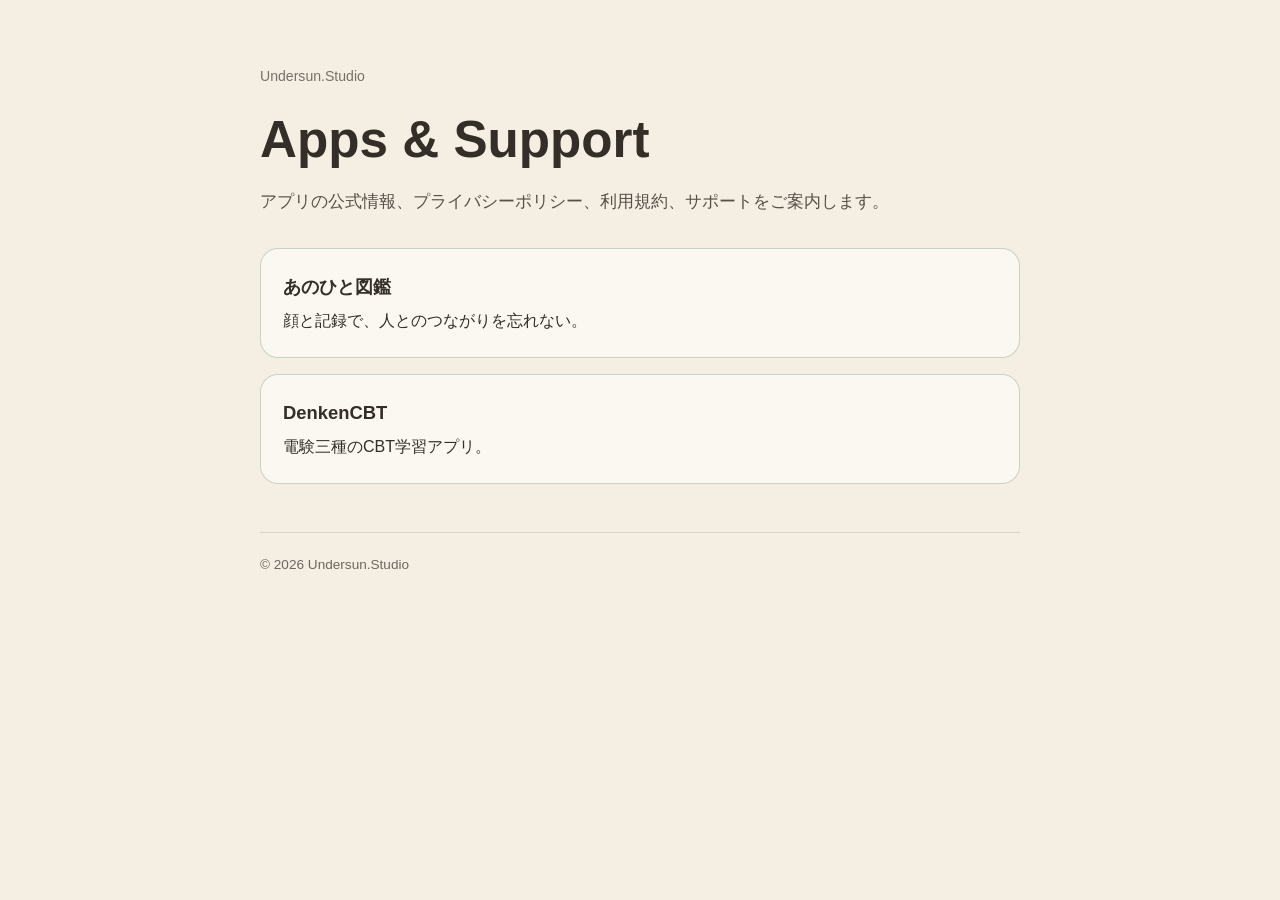
<file: index.html>
<!doctype html>
<html lang="ja">
<head>
  <meta charset="utf-8">
  <meta name="viewport" content="width=device-width, initial-scale=1">
  <title>Undersun.Studio</title>
  <meta name="description" content="Undersun.Studioが提供するアプリの公式情報とサポートページです。">
  <link rel="stylesheet" href="/styles.css">
</head>
<body><main>
  <p class="meta">Undersun.Studio</p>
  <h1>Apps & Support</h1>
  <p class="lead">アプリの公式情報、プライバシーポリシー、利用規約、サポートをご案内します。</p>
  <div class="card-grid">
    <a class="card" href="/anohitozukan/"><strong>あのひと図鑑</strong><span>顔と記録で、人とのつながりを忘れない。</span></a>
    <a class="card" href="/denkencbt/"><strong>DenkenCBT</strong><span>電験三種のCBT学習アプリ。</span></a>
  </div>
  <footer>© 2026 Undersun.Studio</footer>
</main></body>
</html>
</file>
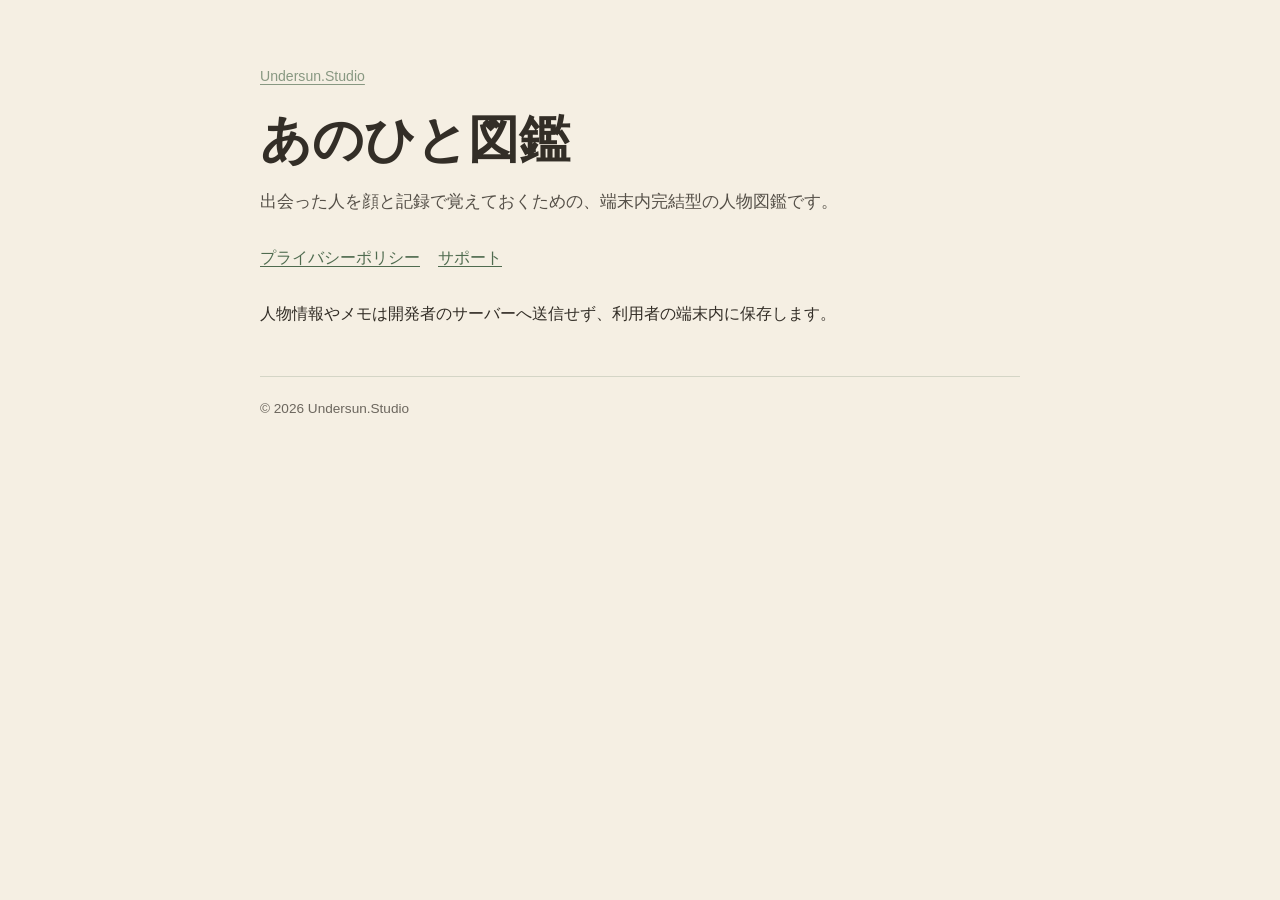
<file: anohitozukan/index.html>
<!doctype html>
<html lang="ja"><head>
  <meta charset="utf-8"><meta name="viewport" content="width=device-width, initial-scale=1">
  <title>あのひと図鑑 | Undersun.Studio</title>
  <meta name="description" content="あのひと図鑑の公式サポートページです。">
  <link rel="stylesheet" href="/styles.css">
</head><body><main>
  <p class="meta"><a href="/">Undersun.Studio</a></p>
  <h1>あのひと図鑑</h1>
  <p class="lead">出会った人を顔と記録で覚えておくための、端末内完結型の人物図鑑です。</p>
  <nav class="nav"><a href="/anohitozukan/privacy/">プライバシーポリシー</a><a href="/anohitozukan/support/">サポート</a></nav>
  <p>人物情報やメモは開発者のサーバーへ送信せず、利用者の端末内に保存します。</p>
  <footer>© 2026 Undersun.Studio</footer>
</main></body></html>
</file>
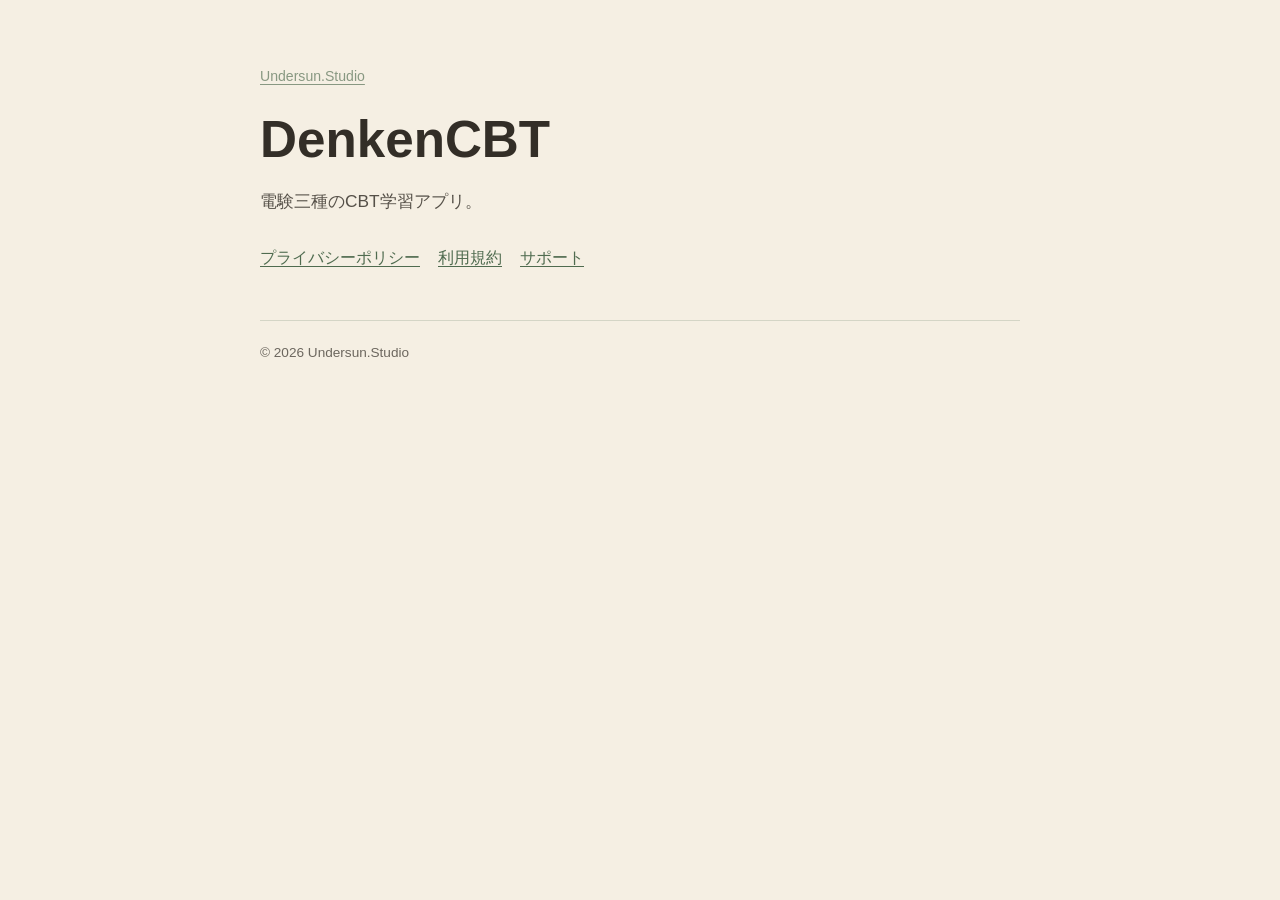
<file: denkencbt/index.html>
<!doctype html>
<html lang="ja"><head>
  <meta charset="utf-8"><meta name="viewport" content="width=device-width, initial-scale=1">
  <title>DenkenCBT | Undersun.Studio</title>
  <meta name="description" content="DenkenCBTの公式情報とサポートページです。">
  <link rel="stylesheet" href="/styles.css">
</head><body><main>
  <p class="meta"><a href="/">Undersun.Studio</a></p>
  <h1>DenkenCBT</h1>
  <p class="lead">電験三種のCBT学習アプリ。</p>
  <nav class="nav"><a href="/denkencbt/privacy/">プライバシーポリシー</a><a href="/denkencbt/terms/">利用規約</a><a href="/denkencbt/support/">サポート</a></nav>
  <footer>© 2026 Undersun.Studio</footer>
</main></body></html>
</file>
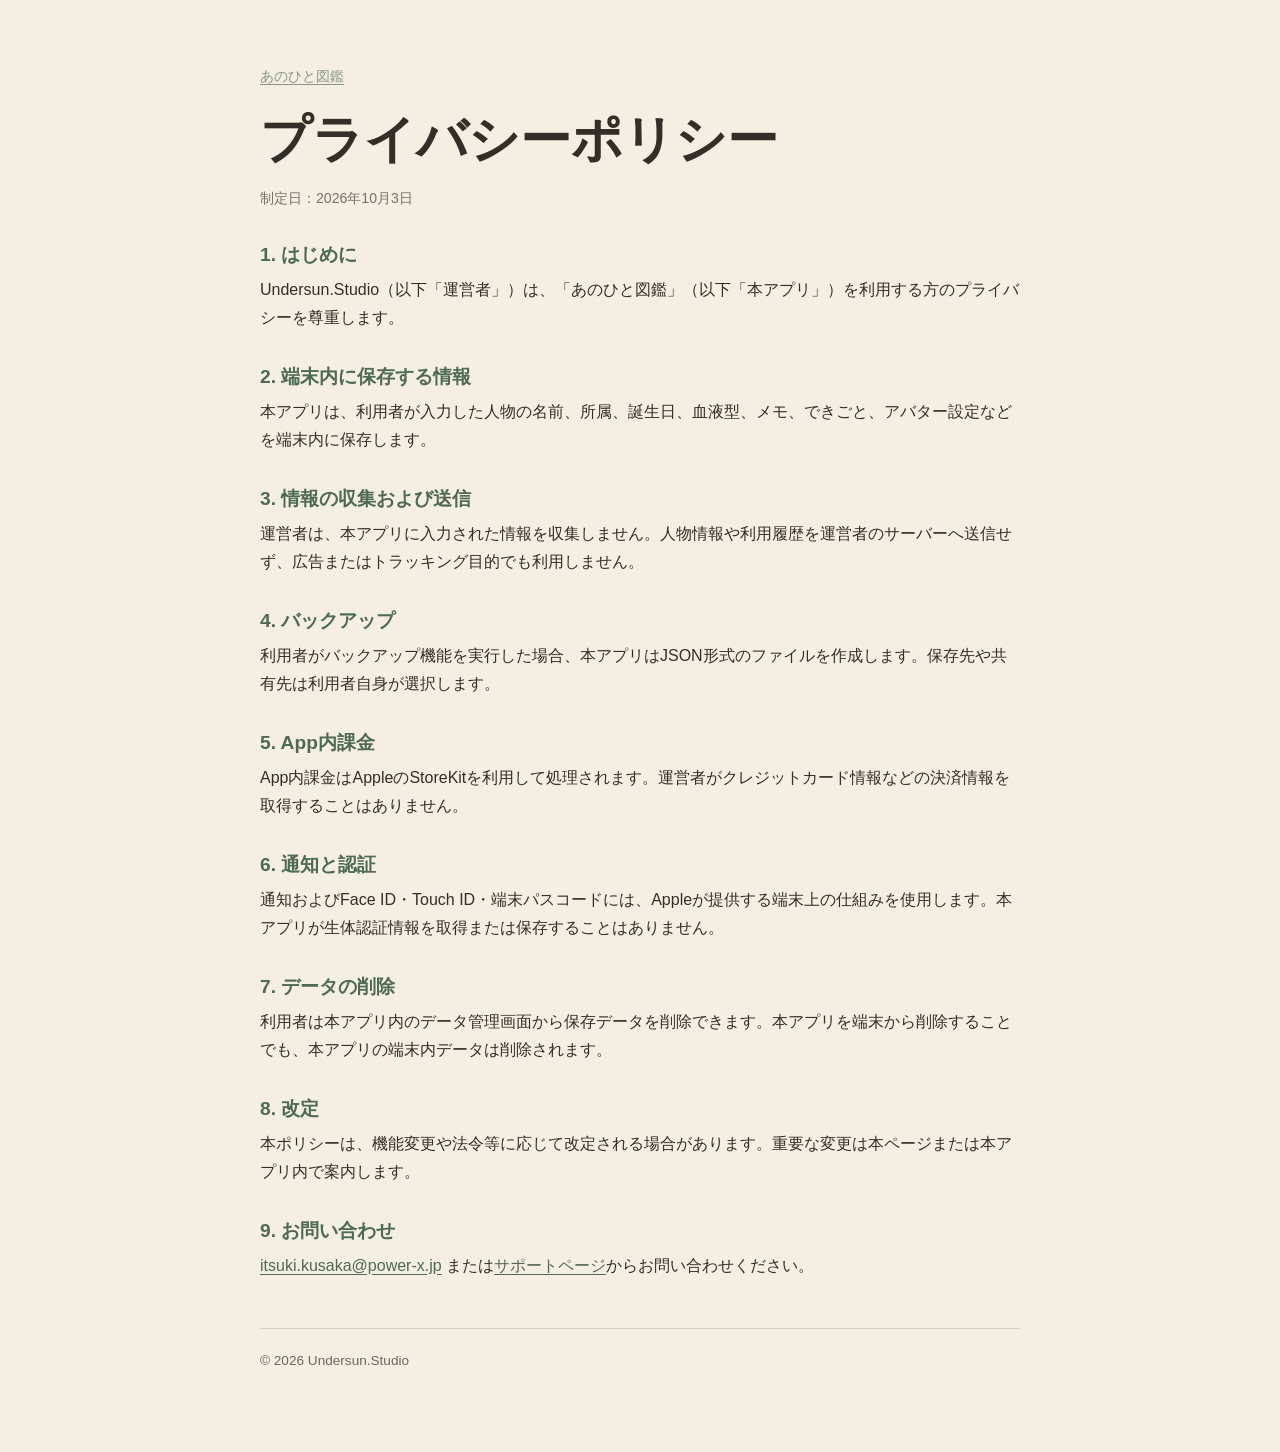
<file: anohitozukan/privacy/index.html>
<!doctype html>
<html lang="ja"><head>
  <meta charset="utf-8"><meta name="viewport" content="width=device-width, initial-scale=1">
  <title>プライバシーポリシー | あのひと図鑑</title>
  <link rel="stylesheet" href="/styles.css">
</head><body><main>
  <p class="meta"><a href="/anohitozukan/">あのひと図鑑</a></p>
  <h1>プライバシーポリシー</h1>
  <p class="meta">制定日：2026年10月3日</p>
  <h2>1. はじめに</h2><p>Undersun.Studio（以下「運営者」）は、「あのひと図鑑」（以下「本アプリ」）を利用する方のプライバシーを尊重します。</p>
  <h2>2. 端末内に保存する情報</h2><p>本アプリは、利用者が入力した人物の名前、所属、誕生日、血液型、メモ、できごと、アバター設定などを端末内に保存します。</p>
  <h2>3. 情報の収集および送信</h2><p>運営者は、本アプリに入力された情報を収集しません。人物情報や利用履歴を運営者のサーバーへ送信せず、広告またはトラッキング目的でも利用しません。</p>
  <h2>4. バックアップ</h2><p>利用者がバックアップ機能を実行した場合、本アプリはJSON形式のファイルを作成します。保存先や共有先は利用者自身が選択します。</p>
  <h2>5. App内課金</h2><p>App内課金はAppleのStoreKitを利用して処理されます。運営者がクレジットカード情報などの決済情報を取得することはありません。</p>
  <h2>6. 通知と認証</h2><p>通知およびFace ID・Touch ID・端末パスコードには、Appleが提供する端末上の仕組みを使用します。本アプリが生体認証情報を取得または保存することはありません。</p>
  <h2>7. データの削除</h2><p>利用者は本アプリ内のデータ管理画面から保存データを削除できます。本アプリを端末から削除することでも、本アプリの端末内データは削除されます。</p>
  <h2>8. 改定</h2><p>本ポリシーは、機能変更や法令等に応じて改定される場合があります。重要な変更は本ページまたは本アプリ内で案内します。</p>
  <h2>9. お問い合わせ</h2><p><a href="mailto:itsuki.kusaka@power-x.jp">itsuki.kusaka@power-x.jp</a> または<a href="/anohitozukan/support/">サポートページ</a>からお問い合わせください。</p>
  <footer>© 2026 Undersun.Studio</footer>
</main></body></html>
</file>
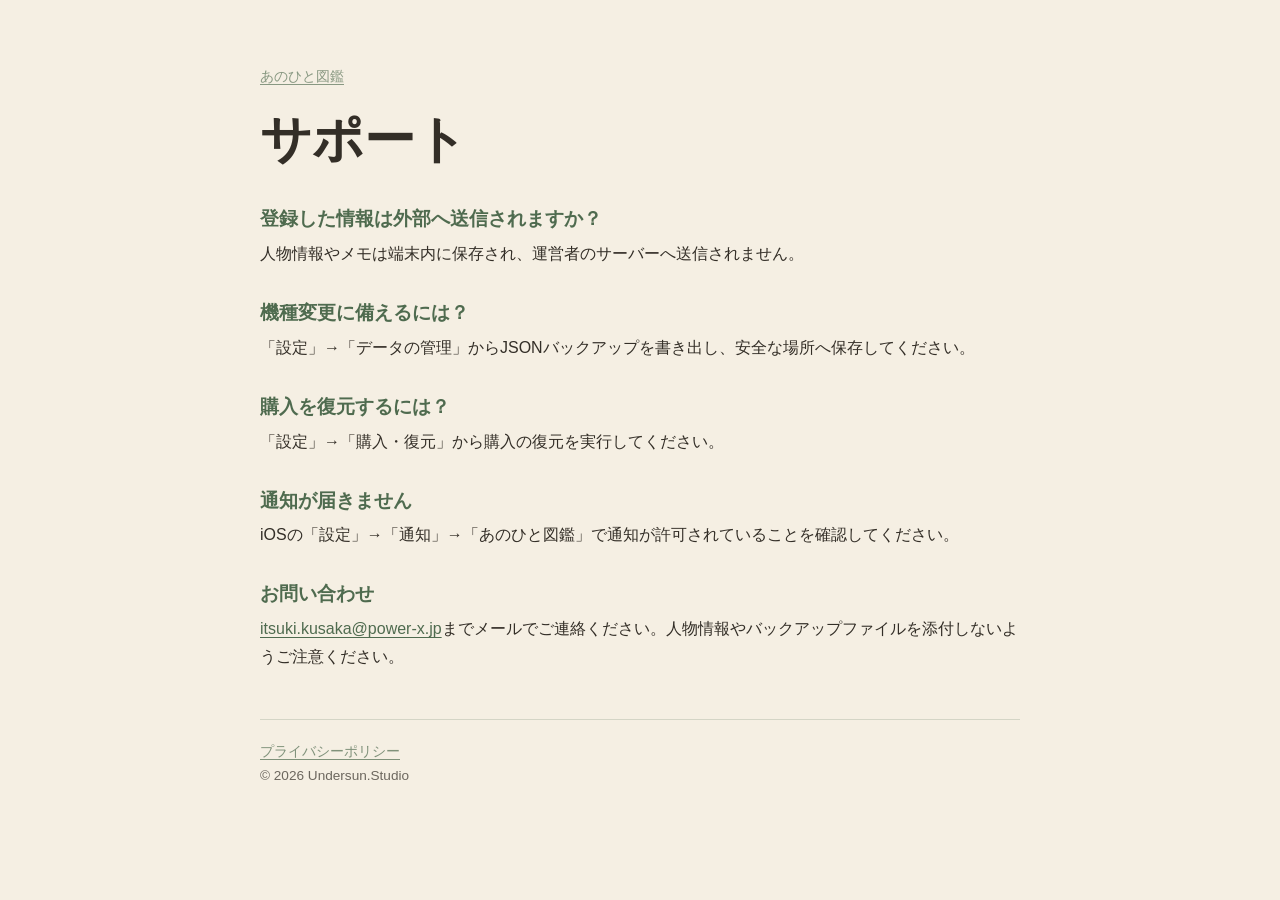
<file: anohitozukan/support/index.html>
<!doctype html>
<html lang="ja"><head>
  <meta charset="utf-8"><meta name="viewport" content="width=device-width, initial-scale=1">
  <title>サポート | あのひと図鑑</title>
  <link rel="stylesheet" href="/styles.css">
</head><body><main>
  <p class="meta"><a href="/anohitozukan/">あのひと図鑑</a></p>
  <h1>サポート</h1>
  <h2>登録した情報は外部へ送信されますか？</h2><p>人物情報やメモは端末内に保存され、運営者のサーバーへ送信されません。</p>
  <h2>機種変更に備えるには？</h2><p>「設定」→「データの管理」からJSONバックアップを書き出し、安全な場所へ保存してください。</p>
  <h2>購入を復元するには？</h2><p>「設定」→「購入・復元」から購入の復元を実行してください。</p>
  <h2>通知が届きません</h2><p>iOSの「設定」→「通知」→「あのひと図鑑」で通知が許可されていることを確認してください。</p>
  <h2>お問い合わせ</h2><p><a href="mailto:itsuki.kusaka@power-x.jp?subject=%E3%81%82%E3%81%AE%E3%81%B2%E3%81%A8%E5%9B%B3%E9%91%91%20%E3%81%8A%E5%95%8F%E3%81%84%E5%90%88%E3%82%8F%E3%81%9B">itsuki.kusaka@power-x.jp</a>までメールでご連絡ください。人物情報やバックアップファイルを添付しないようご注意ください。</p>
  <footer><a href="/anohitozukan/privacy/">プライバシーポリシー</a><br>© 2026 Undersun.Studio</footer>
</main></body></html>
</file>
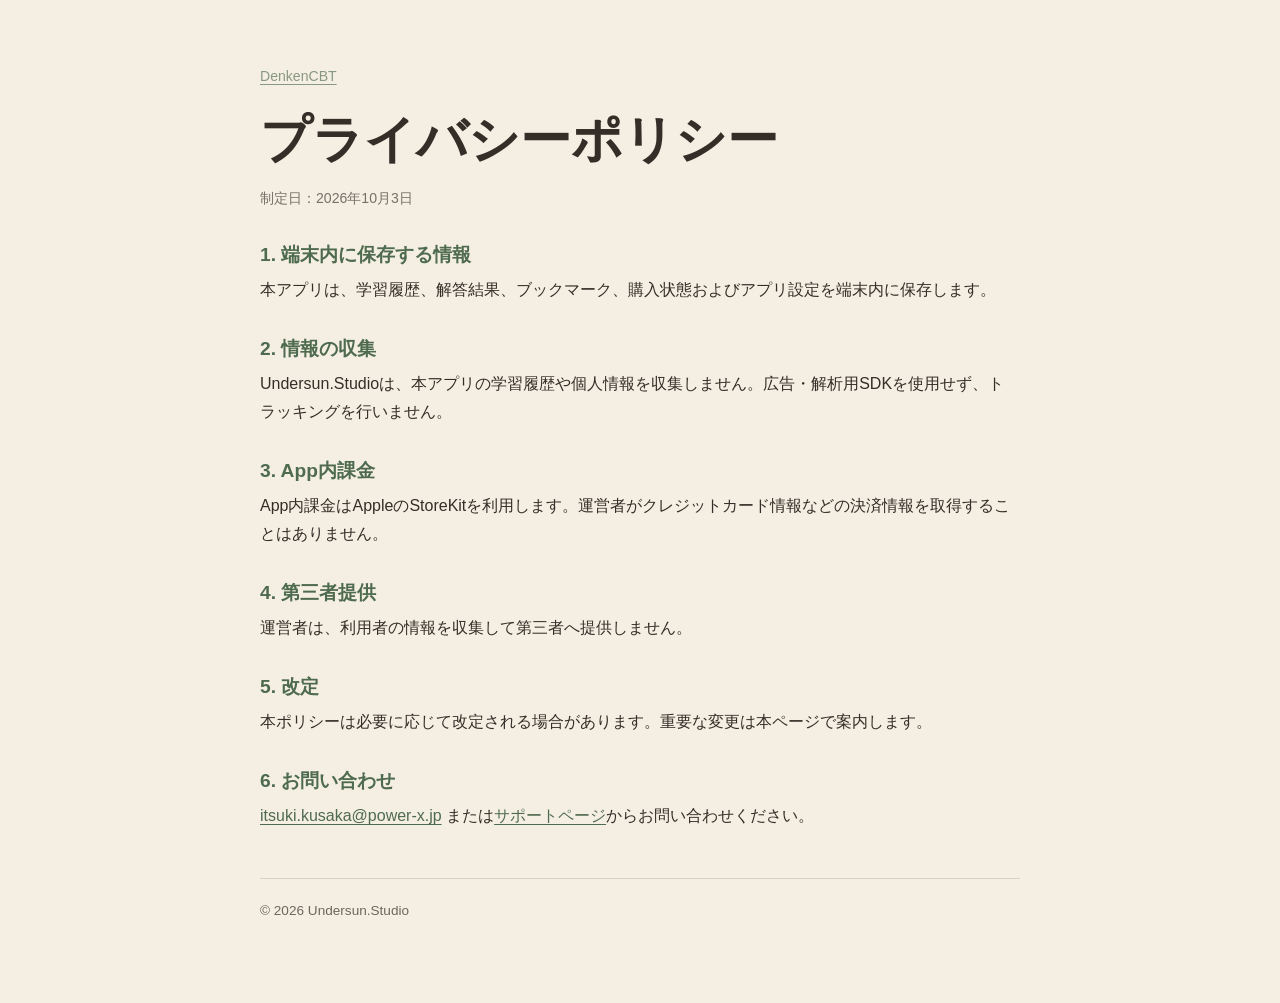
<file: denkencbt/privacy/index.html>
<!doctype html>
<html lang="ja"><head>
  <meta charset="utf-8"><meta name="viewport" content="width=device-width, initial-scale=1">
  <title>プライバシーポリシー | DenkenCBT</title><link rel="stylesheet" href="/styles.css">
</head><body><main>
  <p class="meta"><a href="/denkencbt/">DenkenCBT</a></p><h1>プライバシーポリシー</h1><p class="meta">制定日：2026年10月3日</p>
  <h2>1. 端末内に保存する情報</h2><p>本アプリは、学習履歴、解答結果、ブックマーク、購入状態およびアプリ設定を端末内に保存します。</p>
  <h2>2. 情報の収集</h2><p>Undersun.Studioは、本アプリの学習履歴や個人情報を収集しません。広告・解析用SDKを使用せず、トラッキングを行いません。</p>
  <h2>3. App内課金</h2><p>App内課金はAppleのStoreKitを利用します。運営者がクレジットカード情報などの決済情報を取得することはありません。</p>
  <h2>4. 第三者提供</h2><p>運営者は、利用者の情報を収集して第三者へ提供しません。</p>
  <h2>5. 改定</h2><p>本ポリシーは必要に応じて改定される場合があります。重要な変更は本ページで案内します。</p>
  <h2>6. お問い合わせ</h2><p><a href="mailto:itsuki.kusaka@power-x.jp">itsuki.kusaka@power-x.jp</a> または<a href="/denkencbt/support/">サポートページ</a>からお問い合わせください。</p>
  <footer>© 2026 Undersun.Studio</footer>
</main></body></html>
</file>
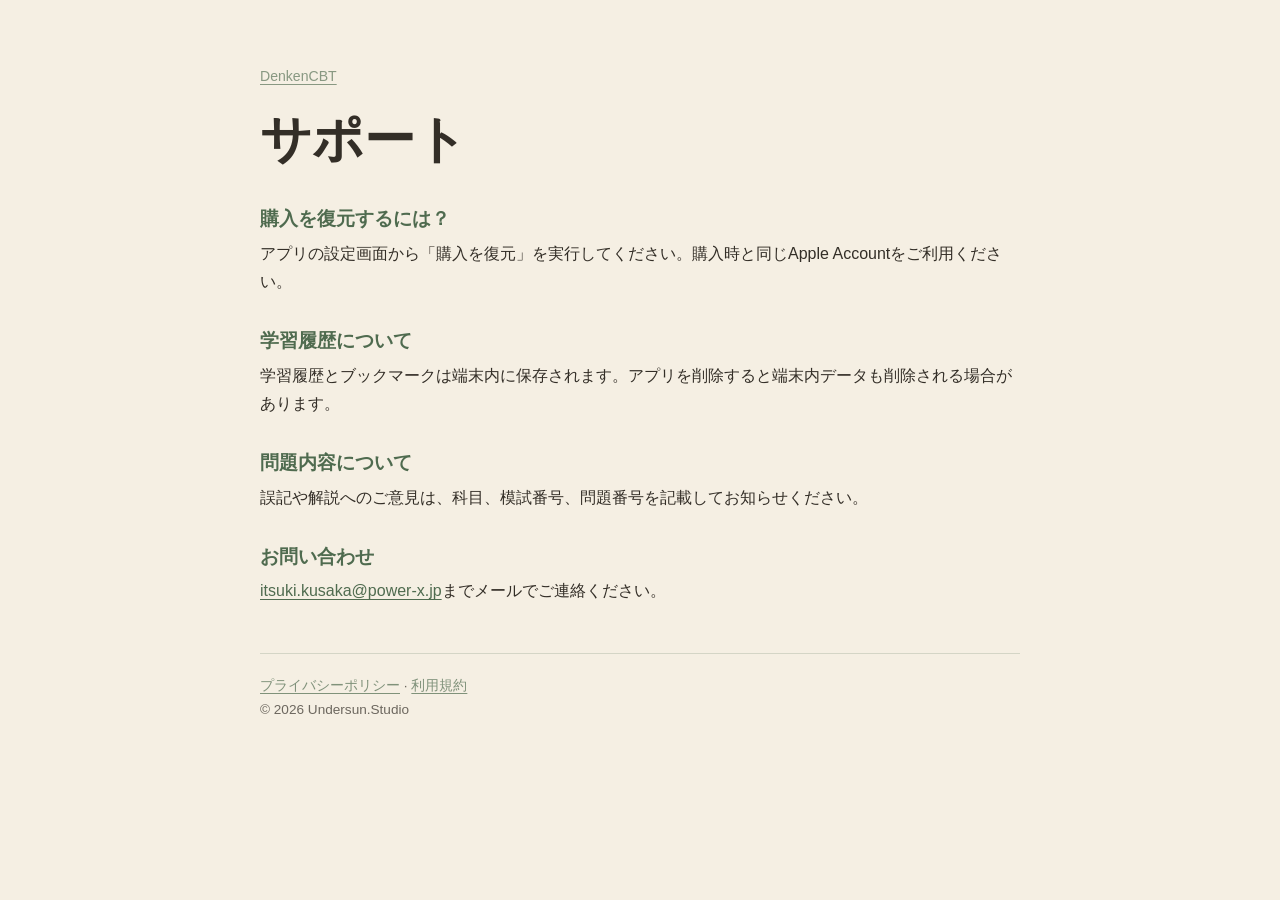
<file: denkencbt/support/index.html>
<!doctype html>
<html lang="ja"><head>
  <meta charset="utf-8"><meta name="viewport" content="width=device-width, initial-scale=1">
  <title>サポート | DenkenCBT</title><link rel="stylesheet" href="/styles.css">
</head><body><main>
  <p class="meta"><a href="/denkencbt/">DenkenCBT</a></p><h1>サポート</h1>
  <h2>購入を復元するには？</h2><p>アプリの設定画面から「購入を復元」を実行してください。購入時と同じApple Accountをご利用ください。</p>
  <h2>学習履歴について</h2><p>学習履歴とブックマークは端末内に保存されます。アプリを削除すると端末内データも削除される場合があります。</p>
  <h2>問題内容について</h2><p>誤記や解説へのご意見は、科目、模試番号、問題番号を記載してお知らせください。</p>
  <h2>お問い合わせ</h2><p><a href="mailto:itsuki.kusaka@power-x.jp?subject=DenkenCBT%20%E3%81%8A%E5%95%8F%E3%81%84%E5%90%88%E3%82%8F%E3%81%9B">itsuki.kusaka@power-x.jp</a>までメールでご連絡ください。</p>
  <footer><a href="/denkencbt/privacy/">プライバシーポリシー</a> · <a href="/denkencbt/terms/">利用規約</a><br>© 2026 Undersun.Studio</footer>
</main></body></html>
</file>
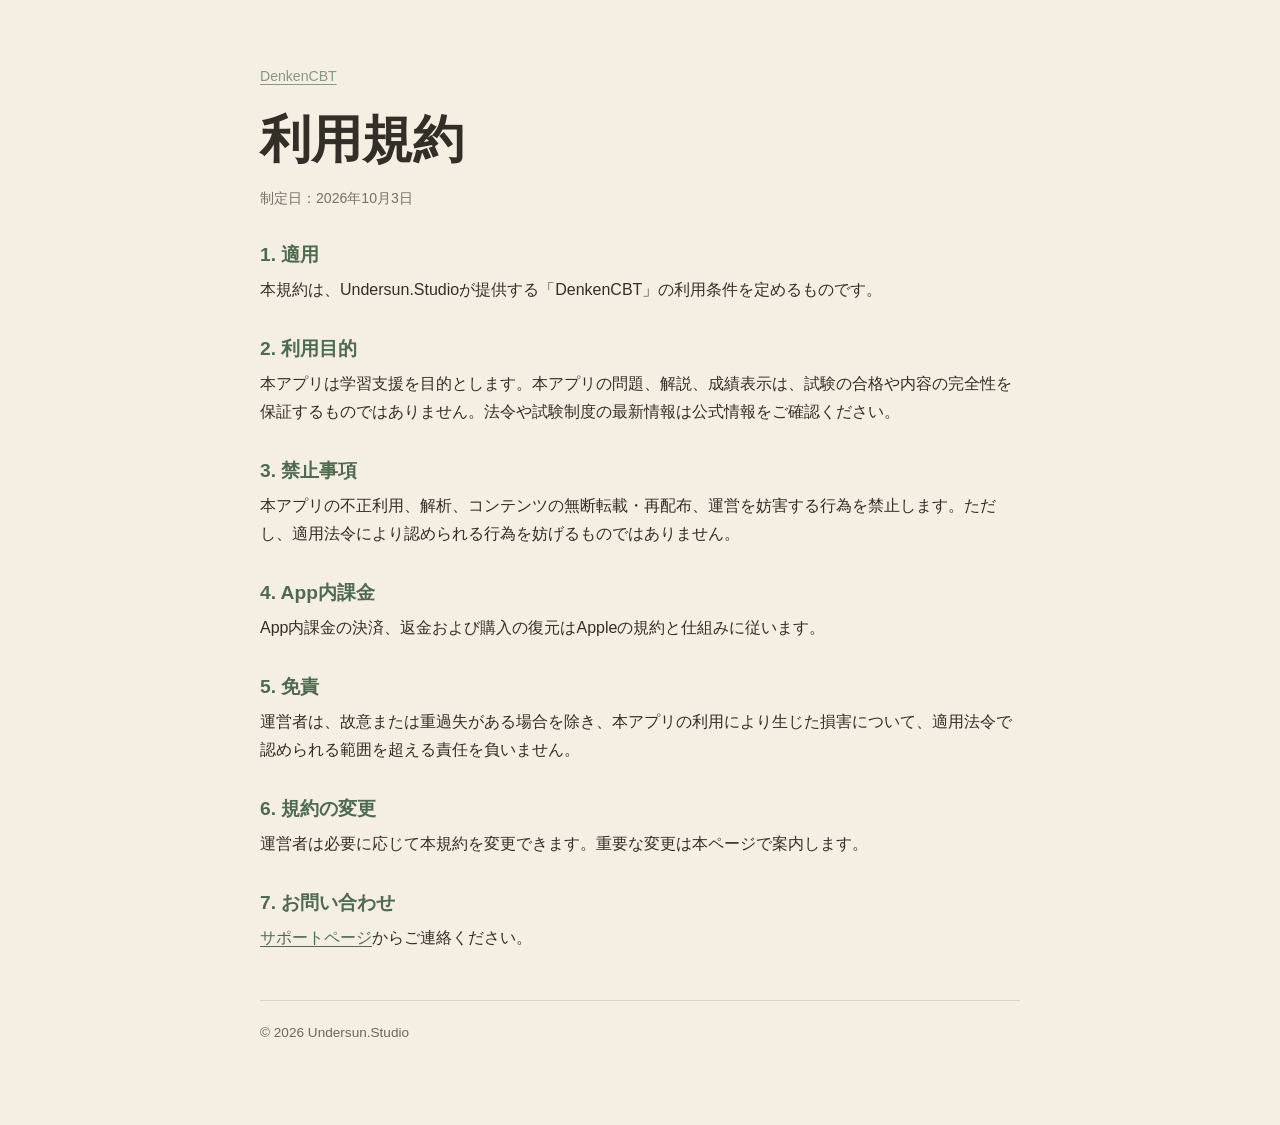
<file: denkencbt/terms/index.html>
<!doctype html>
<html lang="ja"><head>
  <meta charset="utf-8"><meta name="viewport" content="width=device-width, initial-scale=1">
  <title>利用規約 | DenkenCBT</title><link rel="stylesheet" href="/styles.css">
</head><body><main>
  <p class="meta"><a href="/denkencbt/">DenkenCBT</a></p><h1>利用規約</h1><p class="meta">制定日：2026年10月3日</p>
  <h2>1. 適用</h2><p>本規約は、Undersun.Studioが提供する「DenkenCBT」の利用条件を定めるものです。</p>
  <h2>2. 利用目的</h2><p>本アプリは学習支援を目的とします。本アプリの問題、解説、成績表示は、試験の合格や内容の完全性を保証するものではありません。法令や試験制度の最新情報は公式情報をご確認ください。</p>
  <h2>3. 禁止事項</h2><p>本アプリの不正利用、解析、コンテンツの無断転載・再配布、運営を妨害する行為を禁止します。ただし、適用法令により認められる行為を妨げるものではありません。</p>
  <h2>4. App内課金</h2><p>App内課金の決済、返金および購入の復元はAppleの規約と仕組みに従います。</p>
  <h2>5. 免責</h2><p>運営者は、故意または重過失がある場合を除き、本アプリの利用により生じた損害について、適用法令で認められる範囲を超える責任を負いません。</p>
  <h2>6. 規約の変更</h2><p>運営者は必要に応じて本規約を変更できます。重要な変更は本ページで案内します。</p>
  <h2>7. お問い合わせ</h2><p><a href="/denkencbt/support/">サポートページ</a>からご連絡ください。</p>
  <footer>© 2026 Undersun.Studio</footer>
</main></body></html>
</file>
<file: styles.css>
:root {
  color-scheme: light dark;
  --paper: #f5efe3;
  --paper-dark: #211a15;
  --ink: #332e27;
  --ink-dark: #f3eadc;
  --accent: #4f6b4f;
  --line: rgba(79, 107, 79, 0.28);
}

* { box-sizing: border-box; }

body {
  margin: 0;
  background: var(--paper);
  color: var(--ink);
  font-family: -apple-system, BlinkMacSystemFont, "Hiragino Sans", "Yu Gothic", sans-serif;
  line-height: 1.75;
}

main {
  width: min(760px, calc(100% - 32px));
  margin: 0 auto;
  padding: 56px 0 80px;
}

h1, h2 { line-height: 1.35; }
h1 { margin: 0 0 12px; font-size: clamp(2rem, 7vw, 3.2rem); }
h2 { margin: 2rem 0 .5rem; font-size: 1.2rem; color: var(--accent); }
p, ul { margin: .5rem 0 1rem; }
a { color: var(--accent); text-underline-offset: 3px; }
.lead { font-size: 1.08rem; opacity: .82; }
.meta { font-size: .88rem; opacity: .65; }
.card-grid { display: grid; gap: 16px; margin-top: 32px; }
.card {
  display: block;
  padding: 22px;
  border: 1px solid var(--line);
  border-radius: 18px;
  background: color-mix(in srgb, white 55%, transparent);
  color: inherit;
  text-decoration: none;
}
.card:hover { border-color: var(--accent); }
.card strong { display: block; margin-bottom: 4px; font-size: 1.15rem; }
.nav { display: flex; flex-wrap: wrap; gap: 10px 18px; margin: 28px 0; }
.notice { padding: 16px; border-left: 4px solid var(--accent); background: var(--line); }
footer { margin-top: 48px; padding-top: 20px; border-top: 1px solid var(--line); font-size: .85rem; opacity: .7; }

@media (prefers-color-scheme: dark) {
  body { background: var(--paper-dark); color: var(--ink-dark); }
  .card { background: rgba(255,255,255,.035); }
}
</file>
